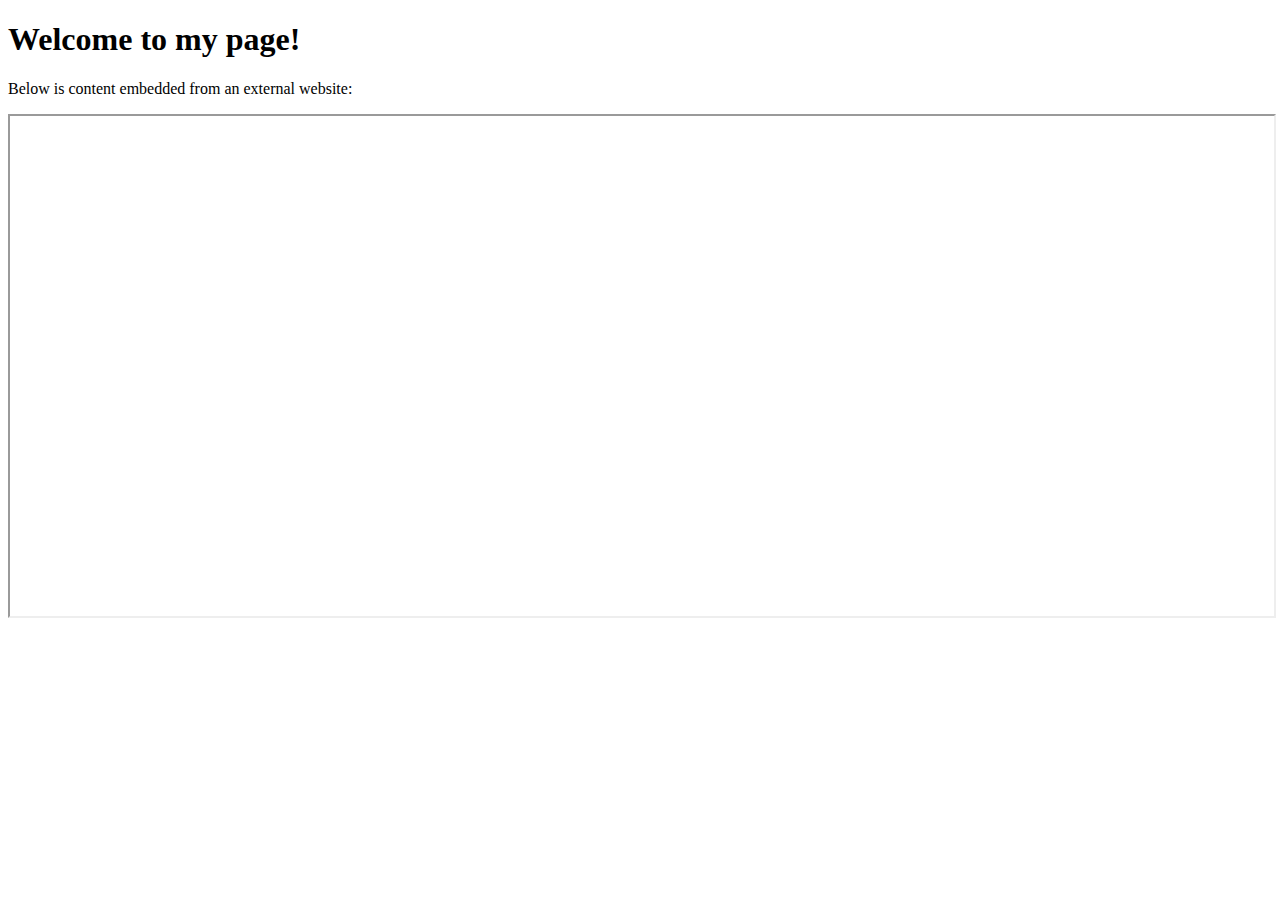
<file: index.html>
<!DOCTYPE html>
<html>
<head>
    <title>Embed URL Content</title>
</head>
<body>

    <h1>Welcome to my page!</h1>
    <p>Below is content embedded from an external website:</p>

    <iframe src="https://cobalt-crab-205.notion.site/SAGAR-HATHI-2d80e0fab397800c9608c9c4079b012c" width="100%" height="500px" title="External Website Content">
        Your browser does not support iframes. You can visit the website directly at [https://www.example.com](https://www.example.com).
    </iframe>

</body>
</html>
</file>
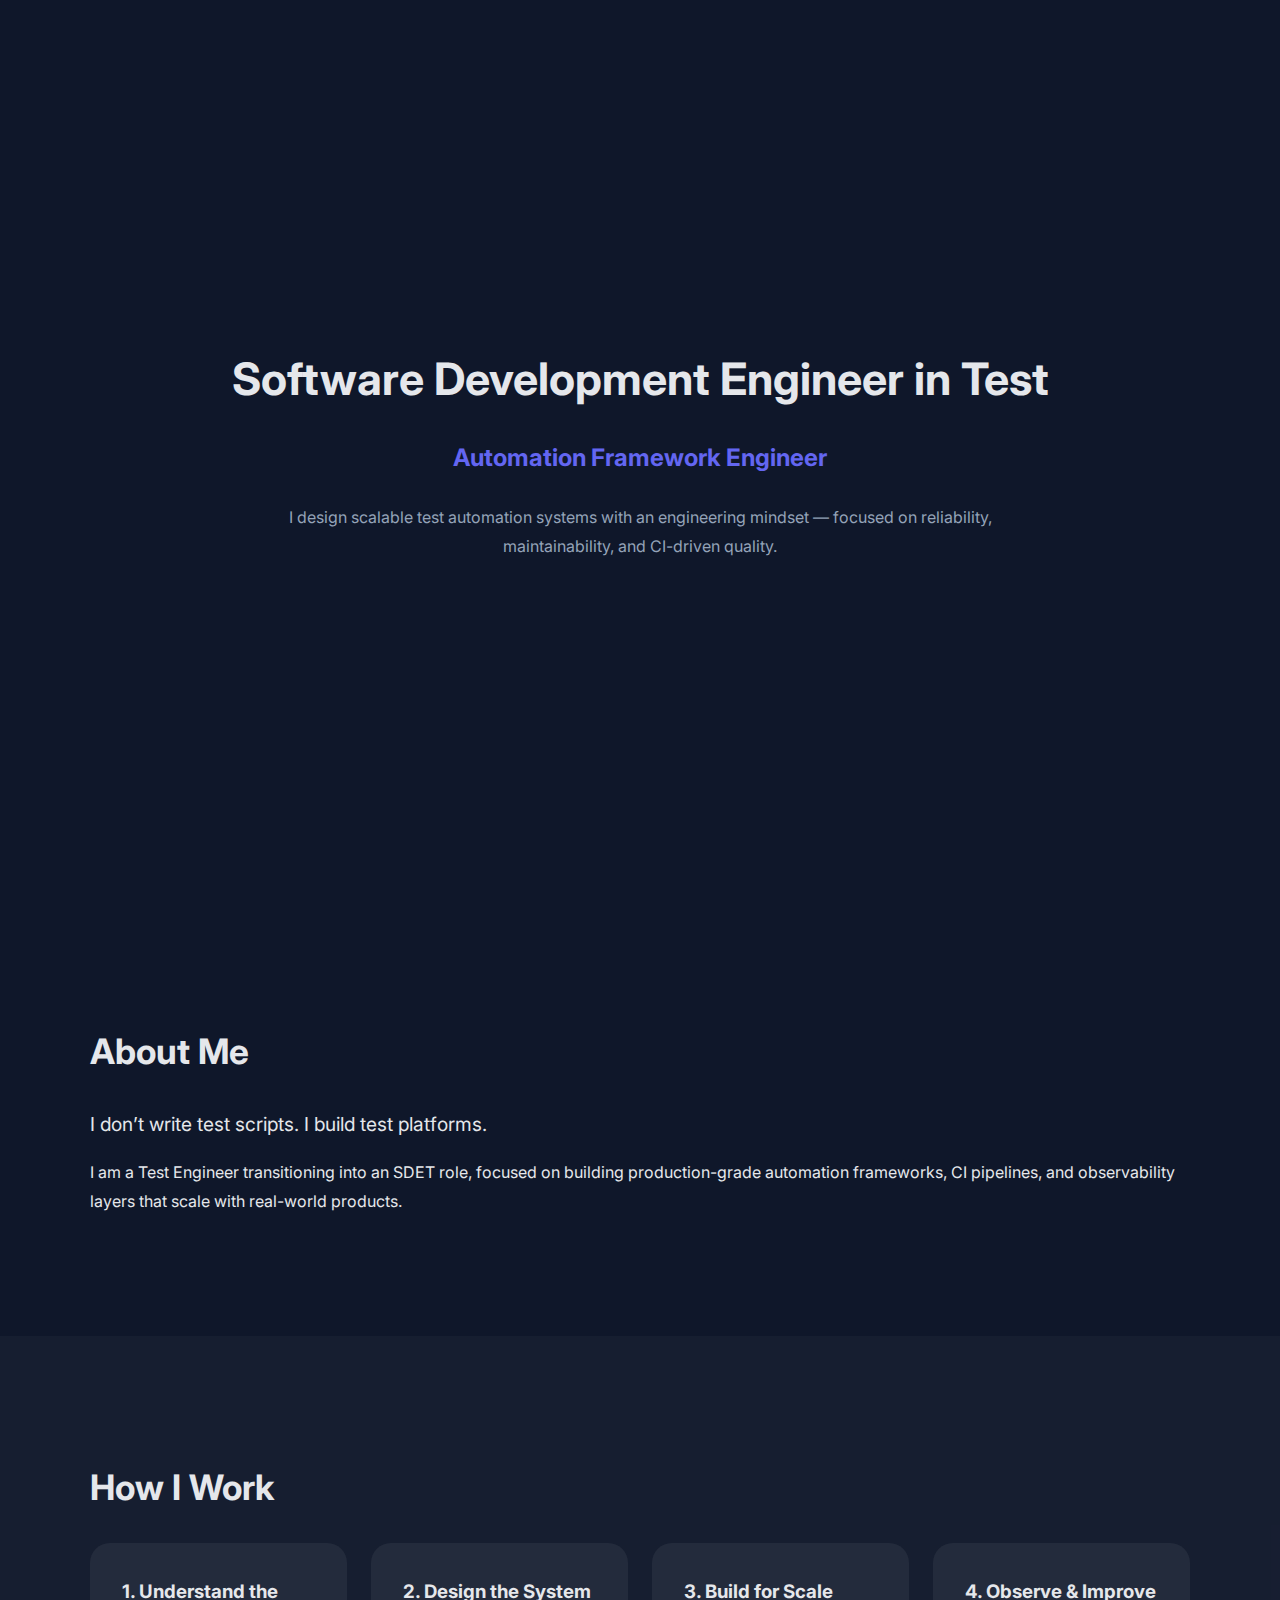
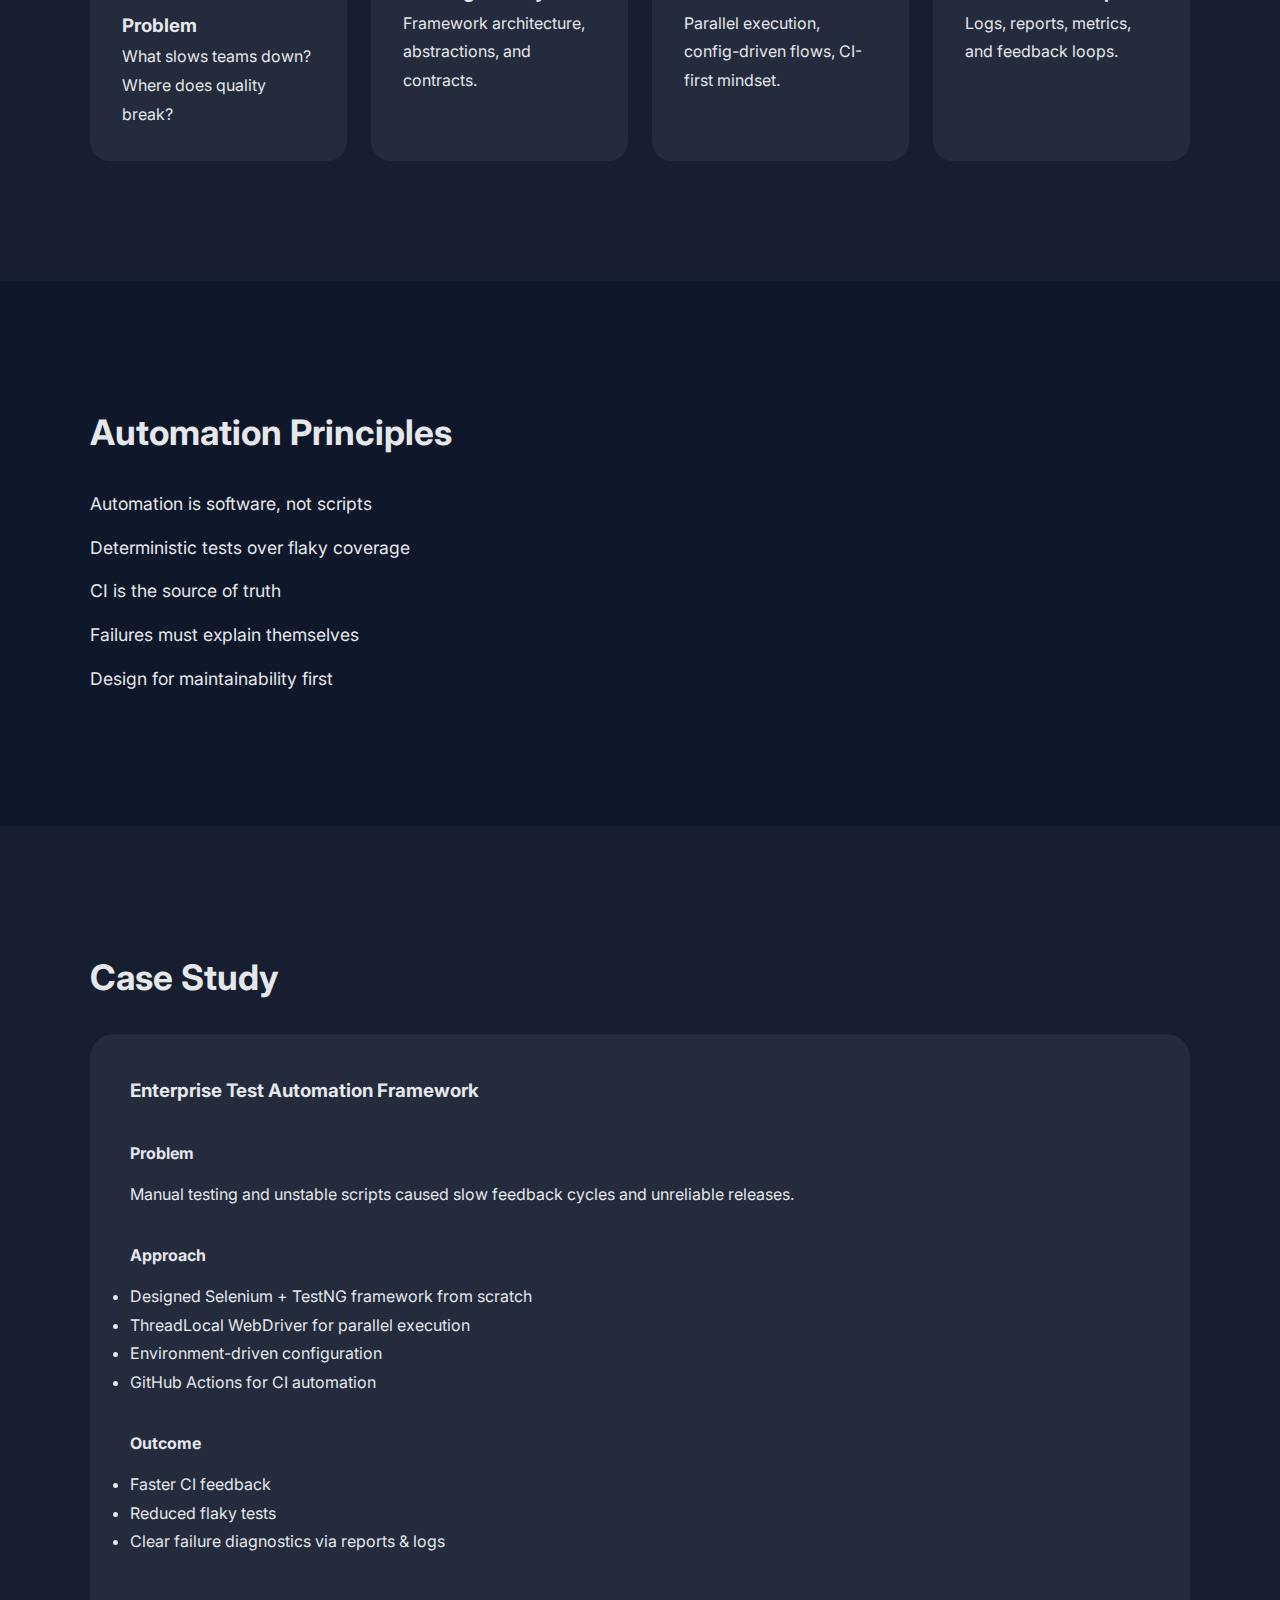
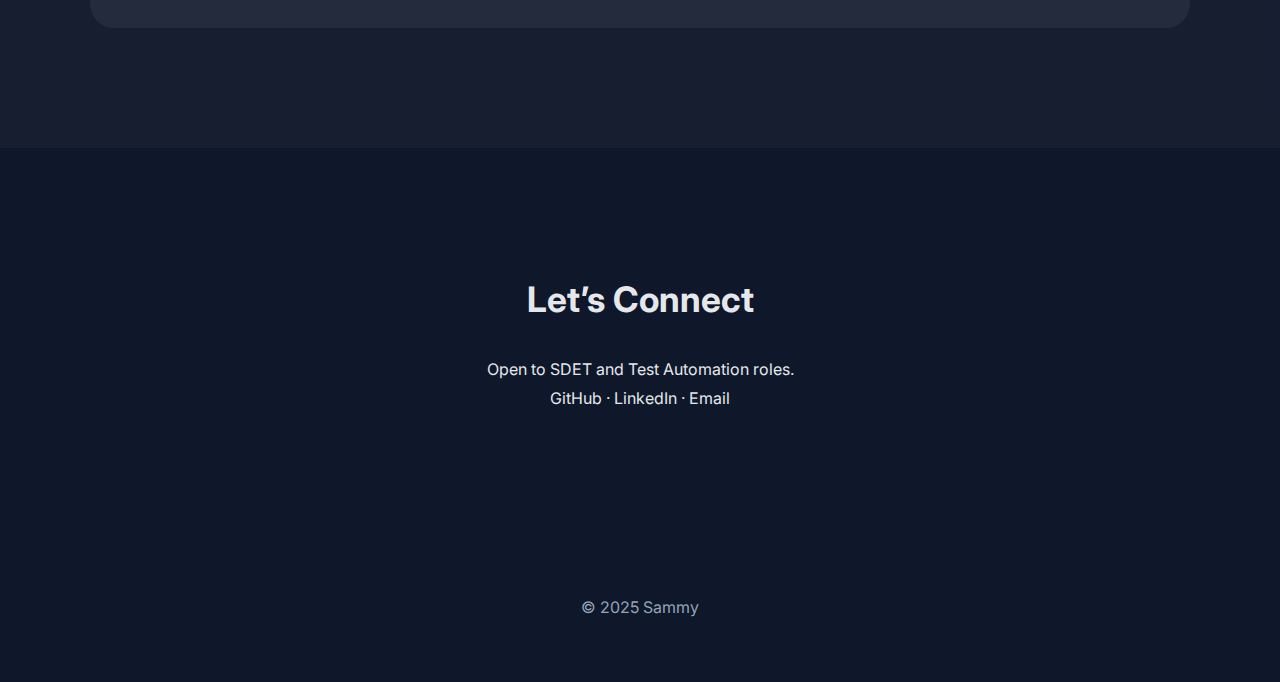
<file: i.html>
<!DOCTYPE html>
<html lang="en">
<head>
  <meta charset="UTF-8" />
  <meta name="viewport" content="width=device-width, initial-scale=1.0"/>
  <title>Sammy | SDET Portfolio</title>

  <link rel="preconnect" href="https://fonts.googleapis.com">
  <link rel="preconnect" href="https://fonts.gstatic.com" crossorigin>
  <link href="https://fonts.googleapis.com/css2?family=Inter:wght@300;400;500;600;700&display=swap" rel="stylesheet">

  <link rel="stylesheet" href="style.css"/>
</head>
<body>

<!-- HERO -->
<header class="hero">
  <div class="hero-inner">
    <h1>Software Development Engineer in Test</h1>

    <h2 class="rotating-text">
      <span id="rotate"></span>
    </h2>

    <p class="hero-subtitle">
      I design scalable test automation systems with an engineering mindset —
      focused on reliability, maintainability, and CI-driven quality.
    </p>
  </div>
</header>

<!-- ABOUT -->
<section class="section">
  <div class="container">
    <h2>About Me</h2>
    <p class="lead">
      I don’t write test scripts. I build test platforms.
    </p>
    <p>
      I am a Test Engineer transitioning into an SDET role, focused on building
      production-grade automation frameworks, CI pipelines, and observability
      layers that scale with real-world products.
    </p>
  </div>
</section>

<!-- PROCESS -->
<section class="section highlight">
  <div class="container">
    <h2>How I Work</h2>

    <div class="grid">
      <div class="card">
        <h3>1. Understand the Problem</h3>
        <p>What slows teams down? Where does quality break?</p>
      </div>

      <div class="card">
        <h3>2. Design the System</h3>
        <p>Framework architecture, abstractions, and contracts.</p>
      </div>

      <div class="card">
        <h3>3. Build for Scale</h3>
        <p>Parallel execution, config-driven flows, CI-first mindset.</p>
      </div>

      <div class="card">
        <h3>4. Observe & Improve</h3>
        <p>Logs, reports, metrics, and feedback loops.</p>
      </div>
    </div>
  </div>
</section>

<!-- PRINCIPLES -->
<section class="section">
  <div class="container">
    <h2>Automation Principles</h2>

    <ul class="principles">
      <li>Automation is software, not scripts</li>
      <li>Deterministic tests over flaky coverage</li>
      <li>CI is the source of truth</li>
      <li>Failures must explain themselves</li>
      <li>Design for maintainability first</li>
    </ul>
  </div>
</section>

<!-- CASE STUDY -->
<section class="section highlight">
  <div class="container">
    <h2>Case Study</h2>

    <div class="case">
      <h3>Enterprise Test Automation Framework</h3>

      <div class="case-block">
        <h4>Problem</h4>
        <p>
          Manual testing and unstable scripts caused slow feedback cycles
          and unreliable releases.
        </p>
      </div>

      <div class="case-block">
        <h4>Approach</h4>
        <ul>
          <li>Designed Selenium + TestNG framework from scratch</li>
          <li>ThreadLocal WebDriver for parallel execution</li>
          <li>Environment-driven configuration</li>
          <li>GitHub Actions for CI automation</li>
        </ul>
      </div>

      <div class="case-block">
        <h4>Outcome</h4>
        <ul>
          <li>Faster CI feedback</li>
          <li>Reduced flaky tests</li>
          <li>Clear failure diagnostics via reports & logs</li>
        </ul>
      </div>
    </div>
  </div>
</section>

<!-- CONTACT -->
<section class="section">
  <div class="container center">
    <h2>Let’s Connect</h2>
    <p>
      Open to SDET and Test Automation roles.
    </p>
    <p>
      GitHub · LinkedIn · Email
    </p>
  </div>
</section>

<footer>
  <p>© 2025 Sammy</p>
</footer>

<script src="script.js"></script>
</body>
</html>
</file>
<file: style.css>
:root {
  --bg-main: #0f172a;
  --bg-alt: rgba(255,255,255,0.03);
  --card-bg: rgba(255,255,255,0.06);
  --text-main: #e5e7eb;
  --text-muted: #94a3b8;
  --accent: #6366f1;
}

* {
  margin: 0;
  padding: 0;
  box-sizing: border-box;
}

body {
  font-family: 'Inter', system-ui, sans-serif;
  background: var(--bg-main);
  color: var(--text-main);
  line-height: 1.8;
}

.hero {
  min-height: 100vh;
  display: flex;
  align-items: center;
  justify-content: center;
  text-align: center;
}

.hero-inner h1 {
  font-size: 2.8rem;
  margin-bottom: 16px;
}

.rotating-text {
  font-size: 1.5rem;
  color: var(--accent);
  margin-bottom: 24px;
  min-height: 32px;
}

.hero-subtitle {
  max-width: 720px;
  color: var(--text-muted);
  margin: auto;
}

.section {
  padding: 120px 24px;
}

.highlight {
  background: var(--bg-alt);
}

.container {
  max-width: 1100px;
  margin: auto;
}

.center {
  text-align: center;
}

h2 {
  font-size: 2.2rem;
  margin-bottom: 24px;
}

.lead {
  font-size: 1.2rem;
  margin-bottom: 16px;
}

.grid {
  display: grid;
  grid-template-columns: repeat(auto-fit, minmax(240px, 1fr));
  gap: 24px;
}

.card {
  background: var(--card-bg);
  padding: 32px;
  border-radius: 20px;
}

.principles {
  list-style: none;
  font-size: 1.1rem;
}

.principles li {
  margin-bottom: 12px;
}

.case {
  background: var(--card-bg);
  padding: 40px;
  border-radius: 24px;
}

.case h3 {
  margin-bottom: 32px;
}

.case-block {
  margin-bottom: 32px;
}

.case-block h4 {
  margin-bottom: 12px;
}

footer {
  padding: 60px;
  text-align: center;
  color: var(--text-muted);
}
</file>
